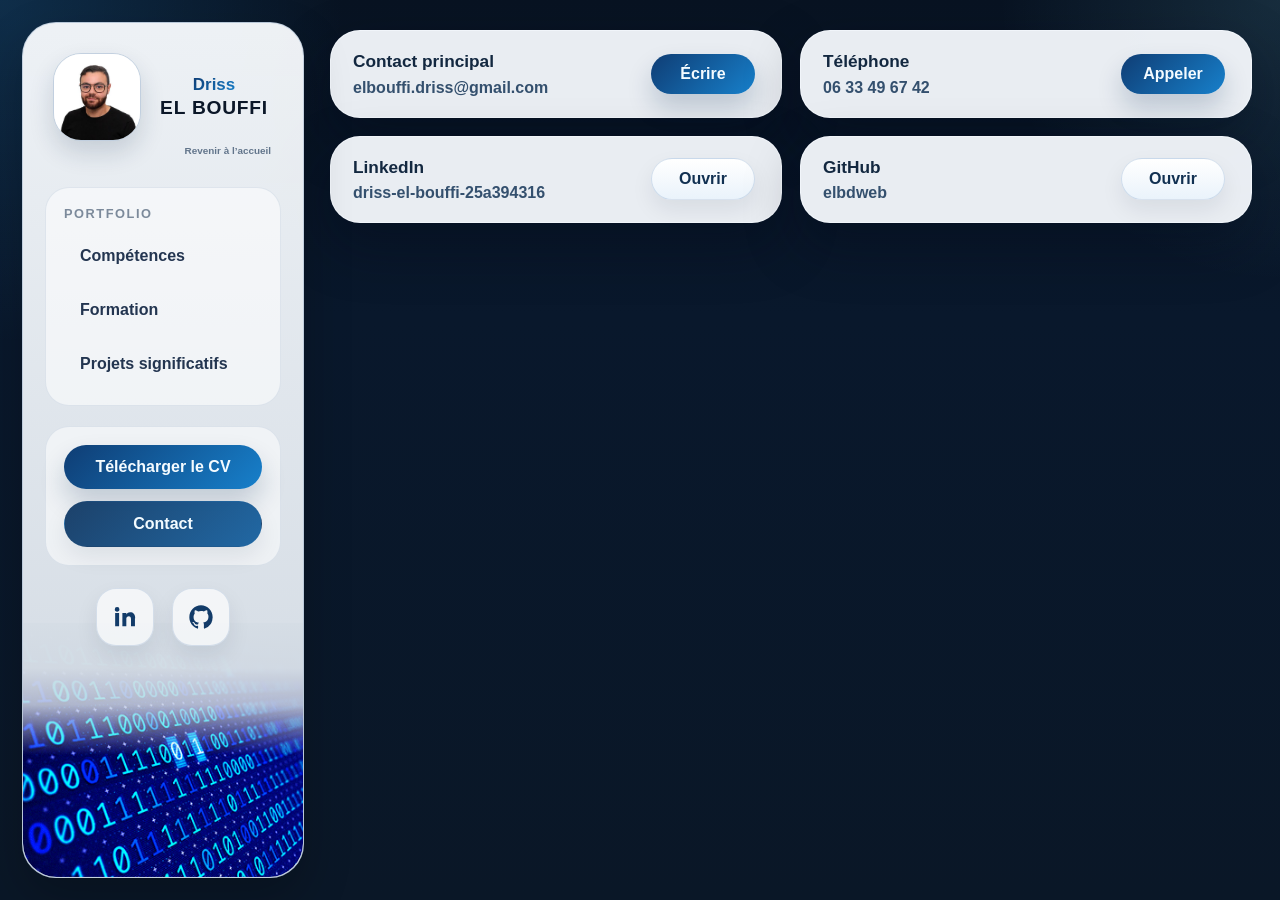
<file: contact.html>
<!DOCTYPE html>

<html lang="fr">
	<head>
		<meta charset="utf-8"/>
		<meta content="width=device-width, initial-scale=1.0" name="viewport"/><meta content="default-src 'self'; img-src 'self' data: https:; style-src 'self' 'unsafe-inline' https://fonts.googleapis.com https://cdn.jsdelivr.net; font-src 'self' https://fonts.gstatic.com data:; script-src 'self' https://cdn.jsdelivr.net; connect-src 'self'; object-src 'none'; base-uri 'self'; form-action 'self'; frame-ancestors 'none'; upgrade-insecure-requests" http-equiv="Content-Security-Policy"/><meta content="strict-origin-when-cross-origin" name="referrer"/>
		<meta content="Coordonnées de contact de Driss El Bouffi." name="description"/>
		<title>Driss El Bouffi — Contact</title>
		<link href="frontpic/favicon.svg" rel="icon" type="image/svg+xml"/>
		<link href="https://fonts.googleapis.com" rel="preconnect"/>
		<link crossorigin="" href="https://fonts.gstatic.com" rel="preconnect"/>
		<link href="https://fonts.googleapis.com/css2?family=Inter:wght@400;500;600;700;800&amp;display=swap" rel="stylesheet"/>
		<link href="assets/css/theme.css" rel="stylesheet"/>
	</head>
	<body data-page="contact">
		<div class="mise-en-page-site">
			<div class="enveloppe-barre-laterale" data-sidebar-mount=""></div>
			<main class="enveloppe-contenu">
				<div class="conteneur-page">
					<section class="grille-rapide grille-contact-compacte" data-reveal="">
						<article class="carte-rapide carte-contact-ligne" data-reveal="">
							<div class="carte-contact-principale">
								<h2>Contact principal</h2>
								<div class="valeur-rapide">elbouffi.driss@gmail.com</div>
							</div>
							<div class="actions-contact actions-contact-en-ligne">
								<a class="action-rapide primaire" href="mailto:elbouffi.driss@gmail.com">Écrire</a>
							</div>
						</article>
						<article class="carte-rapide carte-contact-ligne" data-reveal="">
							<div class="carte-contact-principale">
								<h2>Téléphone</h2>
								<div class="valeur-rapide">06 33 49 67 42</div>
							</div>
							<div class="actions-contact actions-contact-en-ligne">
								<a class="action-rapide primaire" href="tel:+33633496742">Appeler</a>
							</div>
						</article>
						<article class="carte-rapide carte-contact-ligne" data-reveal="">
							<div class="carte-contact-principale">
								<h2>LinkedIn</h2>
								<div class="valeur-rapide">driss-el-bouffi-25a394316</div>
							</div>
							<div class="actions-contact actions-contact-en-ligne">
								<a class="action-rapide secondaire" href="https://www.linkedin.com/in/driss-el-bouffi-25a394316" referrerpolicy="strict-origin-when-cross-origin" rel="noopener noreferrer" target="_blank">Ouvrir</a>
							</div>
						</article>
						<article class="carte-rapide carte-contact-ligne" data-reveal="">
							<div class="carte-contact-principale">
								<h2>GitHub</h2>
								<div class="valeur-rapide">elbdweb</div>
							</div>
							<div class="actions-contact actions-contact-en-ligne">
								<a class="action-rapide secondaire" href="https://github.com/elbdweb" referrerpolicy="strict-origin-when-cross-origin" rel="noopener noreferrer" target="_blank">Ouvrir</a>
							</div>
						</article>
					</section>
				</div>
			</main>
		</div>
		<script src="assets/js/layout.js"></script>
	</body>
</html>
</file>
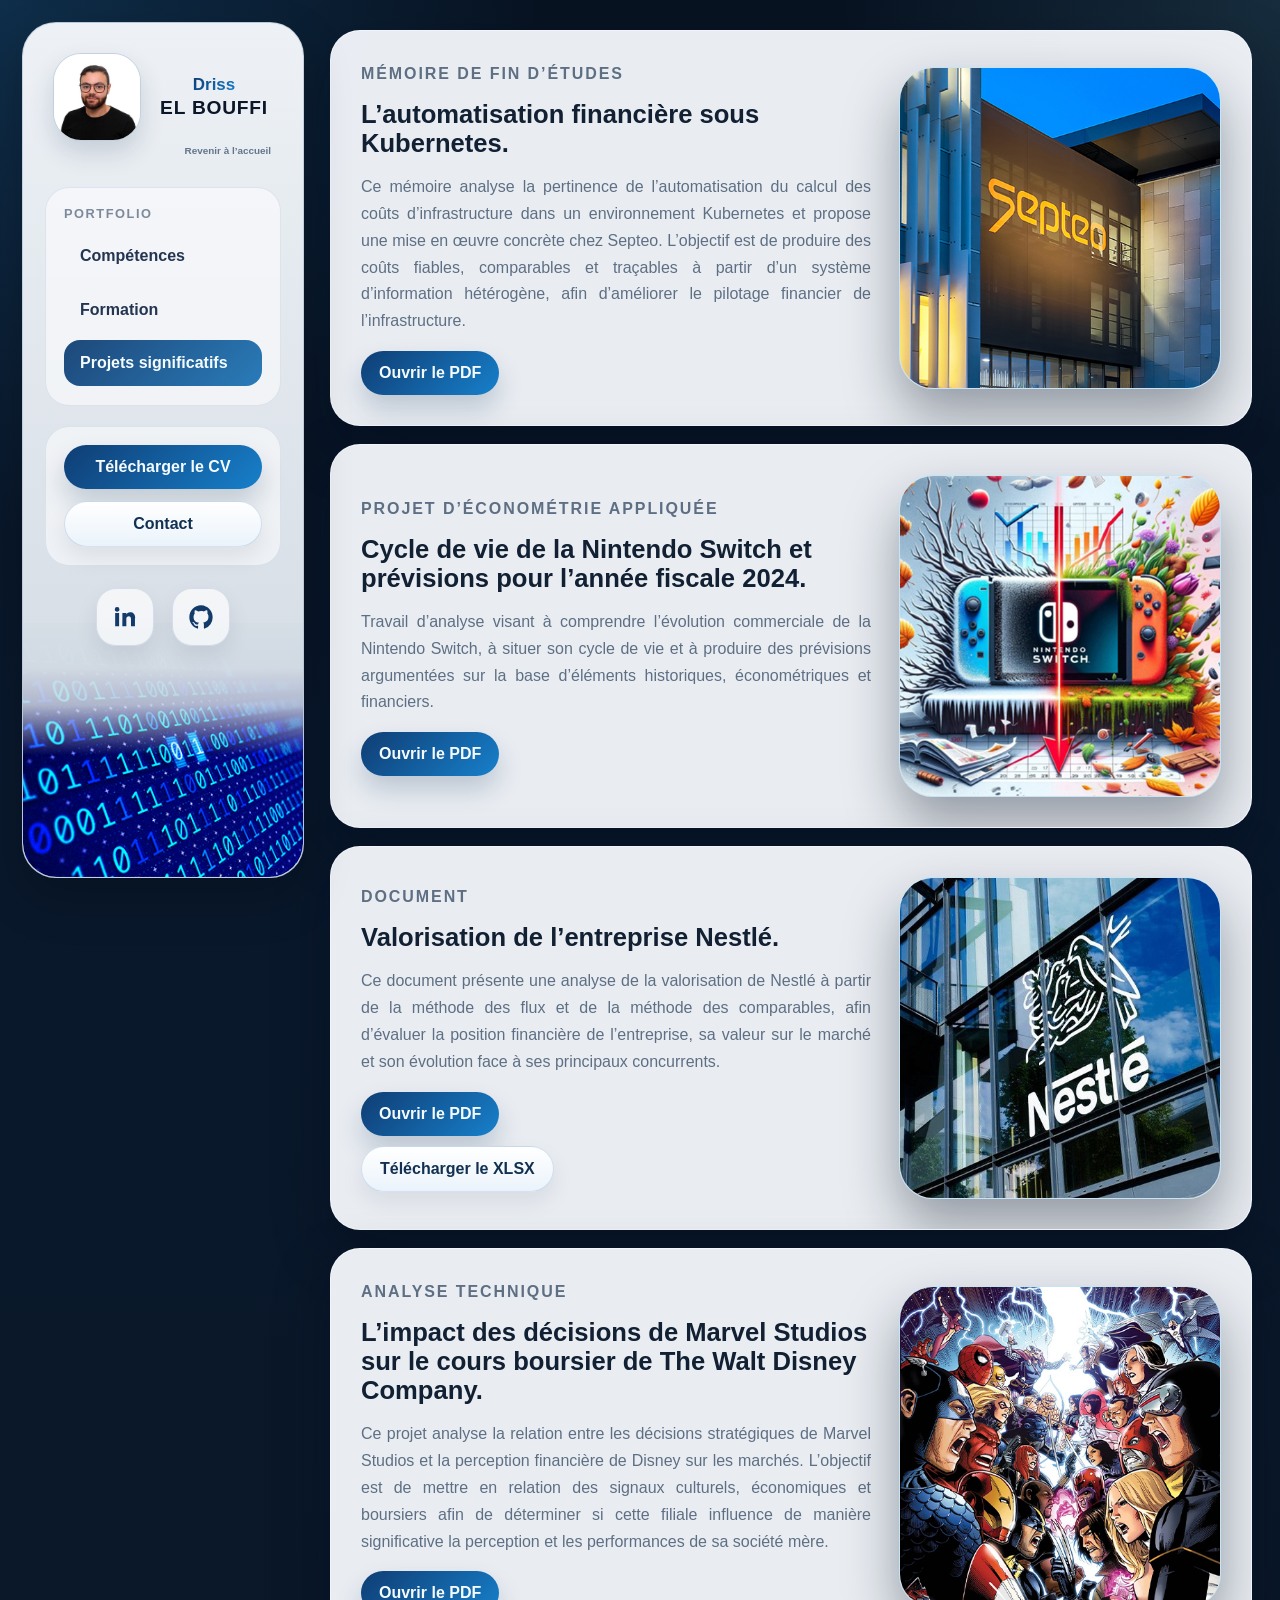
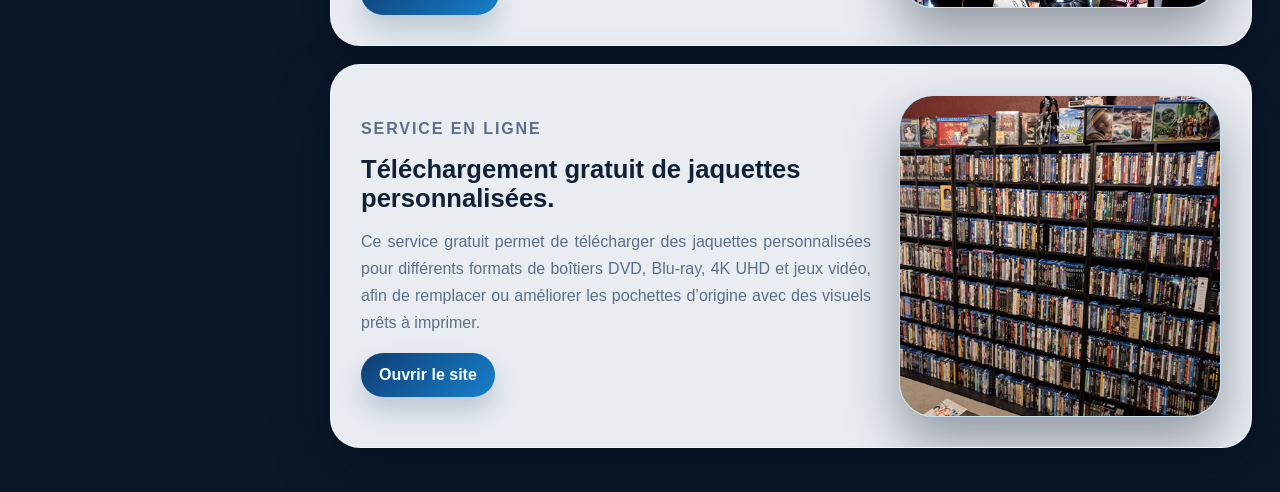
<file: projet.html>
<!DOCTYPE html>

<html lang="fr">
	<head>
		<meta charset="utf-8"/>
		<meta content="width=device-width, initial-scale=1.0" name="viewport"/><meta content="default-src 'self'; img-src 'self' data: https:; style-src 'self' 'unsafe-inline' https://fonts.googleapis.com https://cdn.jsdelivr.net; font-src 'self' https://fonts.gstatic.com data:; script-src 'self' https://cdn.jsdelivr.net; connect-src 'self'; object-src 'none'; base-uri 'self'; form-action 'self'; frame-ancestors 'none'; upgrade-insecure-requests" http-equiv="Content-Security-Policy"/><meta content="strict-origin-when-cross-origin" name="referrer"/>
		<meta content="Projets significatifs de Driss El Bouffi." name="description"/>
		<title>Driss El Bouffi — Projets significatifs</title>
		<link href="frontpic/favicon.svg" rel="icon" type="image/svg+xml"/>
		<link href="https://fonts.googleapis.com" rel="preconnect"/>
		<link crossorigin="" href="https://fonts.gstatic.com" rel="preconnect"/>
		<link href="https://fonts.googleapis.com/css2?family=Inter:wght@400;500;600;700;800&amp;display=swap" rel="stylesheet"/>
		<link href="assets/css/theme.css" rel="stylesheet"/>
	</head>
	<body data-page="projet">
		<div class="mise-en-page-site">
			<div class="enveloppe-barre-laterale" data-sidebar-mount=""></div>
			<main class="enveloppe-contenu">
				<div class="conteneur-page">
					<section class="pile-bloc" data-reveal="">
						<article class="carte-bloc" data-reveal="">
							<div class="mise-page-bloc">
								<div class="contenu-bloc">
									<p class="carte-surtitre">Mémoire de fin d’études</p>
									<h2>L’automatisation financière sous Kubernetes.</h2>
									<p class="texte-bloc">
										Ce mémoire analyse la pertinence de l’automatisation du calcul des coûts d’infrastructure dans un environnement Kubernetes et propose une mise en œuvre concrète chez Septeo. L’objectif est de produire des coûts fiables, comparables et traçables à partir d’un système d’information hétérogène, afin d’améliorer le pilotage financier de l’infrastructure.
									</p>
									<div class="actions-bloc">
										<a class="action-bloc primaire" href="docs/memoire_mbfa_sief.pdf" rel="noopener noreferrer" target="_blank">Ouvrir le PDF</a>
									</div>
								</div>
								<div class="visuel-bloc">
									<img alt="Illustration du mémoire sur l’automatisation financière sous Kubernetes" decoding="async" loading="lazy" src="frontpic/project-memoire.jpg"/>
								</div>
							</div>
						</article>
						<article class="carte-bloc" data-reveal="">
							<div class="mise-page-bloc">
								<div class="contenu-bloc">
									<p class="carte-surtitre">Projet d’économétrie appliquée</p>
									<h2>Cycle de vie de la Nintendo Switch et prévisions pour l’année fiscale 2024.</h2>
									<p class="texte-bloc">
										Travail d’analyse visant à comprendre l’évolution commerciale de la Nintendo Switch, à situer son cycle de vie et à produire des prévisions argumentées sur la base d’éléments historiques, économétriques et financiers.
									</p>
									<div class="actions-bloc">
										<a class="action-bloc primaire" href="docs/prevision_nintendo_switch_2024.pdf" rel="noopener noreferrer" target="_blank">Ouvrir le PDF</a>
									</div>
								</div>
								<div class="visuel-bloc">
									<img alt="Illustration du projet d’économétrie sur la Nintendo Switch" decoding="async" loading="lazy" src="frontpic/project-nintendo.jpg"/>
								</div>
							</div>
						</article>
						<article class="carte-bloc" data-reveal="">
							<div class="mise-page-bloc">
								<div class="contenu-bloc">
									<p class="carte-surtitre">Document</p>
									<h2>Valorisation de l’entreprise Nestlé.</h2>
									<p class="texte-bloc">
										Ce document présente une analyse de la valorisation de Nestlé à partir de la méthode des flux et de la méthode des comparables, afin d’évaluer la position financière de l’entreprise, sa valeur sur le marché et son évolution face à ses principaux concurrents.
									</p>
									<div class="actions-bloc">
										<a class="action-bloc primaire" href="docs/dossier_nestle.pdf" rel="noopener noreferrer" target="_blank">Ouvrir le PDF</a>
									</div>
									<div class="actions-bloc actions-bloc-espacees">
										<a class="action-bloc secondaire" download="dossier_nestle.xlsx" href="docs/dossier_nestle.xlsx" rel="noopener noreferrer" target="_blank">Télécharger le XLSX</a>
									</div>
								</div>
								<div class="visuel-bloc">
									<img alt="Illustration du document de valorisation de Nestlé" decoding="async" loading="lazy" src="frontpic/project-nestle.jpg"/>
								</div>
							</div>
						</article>
						<article class="carte-bloc" data-reveal="">
							<div class="mise-page-bloc">
								<div class="contenu-bloc">
									<p class="carte-surtitre">Analyse technique</p>
									<h2>L’impact des décisions de Marvel Studios sur le cours boursier de The Walt Disney Company.</h2>
									<p class="texte-bloc">
										Ce projet analyse la relation entre les décisions stratégiques de Marvel Studios et la perception financière de Disney sur les marchés. L’objectif est de mettre en relation des signaux culturels, économiques et boursiers afin de déterminer si cette filiale influence de manière significative la perception et les performances de sa société mère.                </p>
										<div class="actions-bloc">
											<a class="action-bloc primaire" href="docs/analyse_technique_marvel_disney.pdf" rel="noopener noreferrer" target="_blank">Ouvrir le PDF</a>
										</div>
									</div>
									<div class="visuel-bloc">
										<img alt="Illustration de l’analyse technique Marvel et Disney" decoding="async" loading="lazy" src="frontpic/project-marvel.jpg"/>
									</div>
								</div>
							</article>
							<article class="carte-bloc" data-reveal="">
								<div class="mise-page-bloc">
									<div class="contenu-bloc">
										<p class="carte-surtitre">Service en ligne</p>
										<h2>Téléchargement gratuit de jaquettes personnalisées.</h2>
										<p class="texte-bloc">
											Ce service gratuit permet de télécharger des jaquettes personnalisées pour différents formats de boîtiers DVD, Blu-ray, 4K UHD et jeux vidéo, afin de remplacer ou améliorer les pochettes d’origine avec des visuels prêts à imprimer.
										</p>
										<div class="actions-bloc">
											<a class="action-bloc primaire" href="https://tsushi12.github.io/Jaquettes/" referrerpolicy="strict-origin-when-cross-origin" rel="noopener noreferrer" target="_blank">Ouvrir le site</a>
										</div>
									</div>
									<div class="visuel-bloc">
										<img alt="Illustration du service de téléchargement de jaquettes personnalisées" decoding="async" loading="lazy" src="frontpic/project-jaquettes.jpg"/>
									</div>
								</div>
							</article>
						</section>
					</div>
				</main>
			</div>
		<script src="assets/js/layout.js"></script>
		</body>
	</html>
</file>
<file: assets/css/theme.css>
:root {
	--bg: #061120;
	--bg-2: #0b1f38;
	--panel: rgba(248, 251, 255, 0.94);
	--panel-2: rgba(236, 242, 248, 0.9);
	--text: #122033;
	--muted: #5e6f84;
	--line: rgba(103, 146, 189, 0.22);
	--accent: #2ea8ff;
	--accent-2: #82e4ff;
	--accent-dark: #123f73;
	--shadow: 0 22px 54px rgba(2, 10, 24, 0.34);
	--radius-xl: 30px;
	--radius-lg: 24px;
	--radius-md: 18px;
	--radius-sm: 14px;
	--sidebar-width: 320px;
	--container-width: 1180px;
}

* {
	box-sizing: border-box;
}

html {
	scroll-behavior: smooth;
}

body {
	margin: 0;
	font-family: Inter, "Segoe UI", Roboto, Helvetica, Arial, sans-serif;
	color: var(--text);
	background:
		radial-gradient(circle at top left, rgba(46, 168, 255, 0.18), transparent 22%),
		radial-gradient(circle at top right, rgba(130, 228, 255, 0.12), transparent 18%),
		linear-gradient(180deg, #081322 0%, #09182c 35%, #0a1727 100%);
}

img {
	display: block;
	max-width: 100%;
}

a {
	color: inherit;
	text-decoration: none;
}

button {
	font: inherit;
}

.mise-en-page-site {
	min-height: 100vh;
	display: grid;
	grid-template-columns: var(--sidebar-width) minmax(0, 1fr);
}

.enveloppe-barre-laterale {
	position: sticky;
	top: 0;
	height: 100vh;
	padding: 22px 16px 22px 22px;
}

.barre-laterale-site {
	position: relative;
	isolation: isolate;
	height: 100%;
	display: flex;
	flex-direction: column;
	gap: 22px;
	padding: 22px;
	border-radius: 34px;
	overflow: hidden;
	background:
		linear-gradient(180deg, rgba(247, 250, 253, 0.96), rgba(223, 231, 240, 0.93));
	border: 1px solid rgba(167, 186, 207, 0.55);
	box-shadow: 0 20px 48px rgba(0, 0, 0, 0.22);
}

.haut-barre-laterale {
	position: relative;
	z-index: 2;
	display: flex;
	align-items: flex-start;
	gap: 12px;
}

.marque {
	flex: 1;
	display: flex;
	align-items: center;
	gap: 14px;
	min-width: 0;
	padding: 8px 8px 24px;
	border-radius: 26px;
	position: relative;
	transition: background 0.22s ease, box-shadow 0.22s ease, transform 0.22s ease;
}

.marque:hover,
.marque.est-accueil {
	background: rgba(255, 255, 255, 0.66);
	box-shadow: inset 0 0 0 1px rgba(93, 130, 170, 0.18);
}

.marque:hover {
	transform: translateY(-1px);
}

.marque-photo {
	width: 88px;
	height: 88px;
	border-radius: 28px;
	object-fit: cover;
	border: 1px solid rgba(132, 161, 193, 0.4);
	box-shadow: 0 12px 24px rgba(18, 43, 76, 0.16);
	flex: 0 0 auto;
}

.marque-texte {
	display: flex;
	flex-direction: column;
	justify-content: center;
	align-items: center;
	text-align: center;
	gap: 4px;
	min-width: 0;
	width: 100%;
}

.marque-prenom {
	display: block;
	font-size: 1.06rem;
	font-weight: 600;
	line-height: 1.1;
	background: linear-gradient(135deg, #0f3d74, #1780cb);
	-webkit-background-clip: text;
	background-clip: text;
	color: transparent;
}

.marque-nom {
	display: block;
	font-size: 1.2rem;
	font-weight: 800;
	line-height: 1.05;
	color: #0b1728;
	letter-spacing: 0.04em;
}

.marque-indication {
	display: block;
	position: absolute;
	right: 10px;
	bottom: 8px;
	margin-top: 0;
	font-size: 0.62rem;
	font-weight: 600;
	line-height: 1.1;
	white-space: nowrap;
	text-align: right;
	color: #62758b;
}


.bascule-navigation {
	display: none;
	width: 46px;
	height: 46px;
	border: 0;
	border-radius: 16px;
	background: rgba(17, 35, 58, 0.92);
	color: #fff;
	align-items: center;
	justify-content: center;
	padding: 0;
	box-shadow: 0 10px 22px rgba(9, 20, 38, 0.22);
}

.icone-bascule-navigation {
	display: inline-flex;
	align-items: center;
	justify-content: center;
	color: #fff;
	font-size: 1.2rem;
	line-height: 1;
}

.panneau-barre-laterale {
	position: relative;
	z-index: 2;
	display: flex;
	flex-direction: column;
	gap: 20px;
	min-height: 0;
}

.etiquette-barre-laterale {
	margin: 0 0 12px;
	font-size: 0.8rem;
	font-weight: 700;
	letter-spacing: 0.12em;
	text-transform: uppercase;
	color: #7c8a9b;
}

.navigation-barre-laterale,
.actions-barre-laterale {
	padding: 18px;
	border-radius: 24px;
	background: rgba(255, 255, 255, 0.54);
	border: 1px solid rgba(149, 173, 198, 0.24);
}

.navigation-barre-laterale a {
	display: block;
	padding: 14px 16px;
	border-radius: 16px;
	font-weight: 600;
	color: #233550;
	transition: background 0.22s ease, color 0.22s ease, transform 0.22s ease;
}

.navigation-barre-laterale a + a {
	margin-top: 8px;
}

.navigation-barre-laterale a:hover,
.navigation-barre-laterale a.actif {
	background: linear-gradient(135deg, rgba(18, 63, 115, 0.95), rgba(20, 110, 178, 0.9));
	color: #f4fbff;
	transform: translateY(-1px);
}

.actions-barre-laterale {
	display: grid;
	gap: 12px;
}

.bouton-barre-laterale,
.contact-barre-laterale,
.bouton,
.bouton-secondaire,
.action-bloc,
.action-rapide,
.lien-pastille {
	display: inline-flex;
	align-items: center;
	justify-content: center;
	gap: 8px;
	padding: 13px 18px;
	border-radius: 999px;
	font-weight: 700;
	transition: transform 0.22s ease, box-shadow 0.22s ease, background 0.22s ease, color 0.22s ease;
}

.bouton-barre-laterale,
.bouton,
.action-bloc.primaire,
.action-rapide.primaire {
	color: #f4fbff;
	background: linear-gradient(135deg, #0f3d74, #1780cb);
	box-shadow: 0 14px 26px rgba(11, 44, 84, 0.2);
}

.contact-barre-laterale,
.bouton-secondaire,
.action-bloc.secondaire,
.action-rapide.secondaire,
.lien-pastille {
	color: #123152;
	background: linear-gradient(180deg, #ffffff, #eaf3fb);
	border: 1px solid rgba(104, 145, 188, 0.26);
	box-shadow: 0 10px 22px rgba(14, 30, 55, 0.08);
}

.contact-barre-laterale.actif {
	background: linear-gradient(135deg, rgba(17, 56, 99, 0.95), rgba(22, 97, 160, 0.95));
	color: #f3fbff;
	border-color: transparent;
}

.bouton-barre-laterale:hover,
.contact-barre-laterale:hover,
.bouton:hover,
.bouton-secondaire:hover,
.action-bloc:hover,
.action-rapide:hover,
.lien-pastille:hover,
.liens-pied-page a:hover {
	transform: translateY(-1px);
}

.reseaux-barre-laterale {
	display: flex;
	justify-content: center;
	gap: 18px;
	padding-top: 2px;
}

.media-bas-barre-laterale {
	position: relative;
	z-index: 0;
	margin-top: auto;
	margin-right: -22px;
	margin-bottom: -22px;
	margin-left: -22px;
	height: 281px;
	overflow: hidden;
	border-radius: 0 0 34px 34px;
	background: #d5dde5;
}

.media-bas-barre-laterale::before {
	content: "";
	position: absolute;
	top: 0;
	right: 0;
	left: 0;
	height: 132px;
	z-index: 1;
	pointer-events: none;
	background: linear-gradient(180deg, #d5dde5 0%, rgba(213, 221, 229, 0.98) 34%, rgba(213, 221, 229, 0.82) 62%, rgba(213, 221, 229, 0) 100%);
}

.gif-barre-laterale {
	width: 100%;
	height: 100%;
	object-fit: cover;
	object-position: center bottom;
}

.icone-reseau {
	width: 58px;
	height: 58px;
	display: inline-flex;
	align-items: center;
	justify-content: center;
	border-radius: 20px;
	background: rgba(255, 255, 255, 0.68);
	border: 1px solid rgba(112, 148, 186, 0.24);
	box-shadow: 0 10px 22px rgba(14, 30, 55, 0.08);
	transition: transform 0.22s ease, background 0.22s ease, box-shadow 0.22s ease;
}

.icone-reseau svg {
	width: 28px;
	height: 28px;
	fill: #123b69;
}

.icone-reseau:hover {
	background: linear-gradient(135deg, #123f73, #1a8ad8);
	box-shadow: 0 14px 28px rgba(7, 24, 47, 0.18);
}

.icone-reseau:hover svg {
	fill: #f2fbff;
}

.enveloppe-contenu {
	padding: 30px 28px 44px 10px;
}

.conteneur-page {
	width: min(100%, var(--container-width));
	margin: 0 auto;
	display: grid;
	gap: 22px;
}

.panneau,
.intro-vitrine,
.carte-simple,
.carte-chronologie,
.carte-bloc,
.carte-rapide,
.carte-info {
	background: var(--panel);
	border: 1px solid rgba(246, 250, 255, 0.66);
	box-shadow: var(--shadow);
	border-radius: var(--radius-xl);
}

.intro-vitrine {
	padding: 34px;
	display: grid;
	grid-template-columns: minmax(0, 1.15fr) 480px;
	gap: 28px;
	align-items: center;
	overflow: hidden;
	position: relative;
}

.intro-vitrine::before {
	content: "";
	position: absolute;
	inset: 0;
	background:
		linear-gradient(135deg, rgba(46, 168, 255, 0.07), transparent 36%),
		radial-gradient(circle at top right, rgba(130, 228, 255, 0.11), transparent 30%);
	pointer-events: none;
}

.texte-page {
	position: relative;
	z-index: 1;
}

.accroche {
	display: inline-block;
	margin-bottom: 14px;
	padding: 7px 12px;
	border-radius: 999px;
	font-size: 0.78rem;
	font-weight: 800;
	letter-spacing: 0.12em;
	text-transform: uppercase;
	color: #e9f7ff;
	background: linear-gradient(135deg, #103e73, #1681cd);
}

h1,
.titre-section,
.carte-titre {
	margin: 0;
	line-height: 1.08;
}

h1 {
	font-size: clamp(2.1rem, 4vw, 3.3rem);
	max-width: 12ch;
}

.texte-page p,
.carte-chronologie p,
.texte-bloc,
.carte-rapide p,
.carte-simple p,
.carte-info p,
.carte-bloc p {
	color: var(--muted);
	line-height: 1.68;
	font-size: 1rem;
	text-align: justify;
	text-align-last: left;
	hyphens: none;
	word-break: normal;
	overflow-wrap: normal;
}

.actions-vitrine,
.liens-pied-page,
.carte-actions,
.actions-bloc,
.actions-contact {
	display: flex;
	flex-wrap: wrap;
	gap: 12px;
}

.actions-vitrine {
	margin-top: 22px;
}

.visuel-vitrine {
	position: relative;
	z-index: 1;
	display: flex;
	justify-content: center;
}

.visuel-vitrine img {
	width: 100%;
	max-width: 480px;
	aspect-ratio: 2 / 3;
	object-fit: cover;
	border-radius: 34px;
	box-shadow: 0 26px 54px rgba(4, 16, 32, 0.38);
	border: 1px solid rgba(123, 211, 255, 0.32);
}

.grille-trois,
.grille-rapide,
.grille-info,
.pile-bloc,
.grille-chronologie {
	display: grid;
	gap: 18px;
}

.grille-trois {
	grid-template-columns: repeat(3, minmax(0, 1fr));
}

.grille-rapide,
.grille-info,
.grille-chronologie {
	grid-template-columns: repeat(2, minmax(0, 1fr));
}

.pile-experience {
	grid-template-columns: 1fr;
	max-width: 920px;
	margin: 0 auto;
}

.carte-simple,
.carte-chronologie,
.carte-rapide,
.carte-info {
	padding: 24px;
}

.indicateur {
	font-size: 1.65rem;
	font-weight: 800;
	color: #102844;
	margin-bottom: 10px;
}

.entete-section {
	display: flex;
	justify-content: center;
	text-align: center;
	margin-bottom: 18px;
}

.panneau {
	padding: 28px;
}

.titre-section {
	font-size: clamp(1.45rem, 3vw, 2rem);
}

.texte-section {
	margin: 10px auto 0;
	max-width: 720px;
	color: var(--muted);
	line-height: 1.65;
}

.carte-surtitre {
	margin: 0 0 12px;
	font-size: 0.78rem;
	font-weight: 800;
	letter-spacing: 0.12em;
	text-transform: uppercase;
	color: #0f629c;
}

.carte-titre {
	font-size: 1.28rem;
	margin-bottom: 10px;
}

.liste-propre {
	margin: 14px 0 0;
	padding-left: 18px;
	color: var(--muted);
	line-height: 1.68;
}

.liste-propre li + li {
	margin-top: 8px;
}

.pile-bloc {
	grid-template-columns: 1fr;
}

.carte-bloc {
	padding: 0;
	overflow: hidden;
}

.mise-page-bloc {
	display: grid;
	grid-template-columns: minmax(0, 1fr) 460px;
	gap: 28px;
	align-items: center;
	padding: 30px;
}

.intro-vitrine > *,
.competences-vitrine > *,
.mise-page-bloc > *,
.carte-contact-ligne > *,
.formation-haut-carte > *,
.formation-conteneur-detail > * {
	min-width: 0;
}

.contenu-bloc {
	padding: 0;
}

.contenu-bloc h2 {
	font-size: clamp(1.5rem, 2vw, 2rem);
	margin: 0 0 10px;
}

.visuel-bloc {
	display: flex;
	justify-content: center;
	align-items: center;
}

.visuel-bloc img {
	width: 100%;
	max-width: 460px;
	aspect-ratio: 1 / 1;
	object-fit: cover;
	border-radius: 34px;
	box-shadow: 0 26px 54px rgba(4, 16, 32, 0.38);
	border: 1px solid rgba(123, 211, 255, 0.32);
}

.carte-rapide {
	text-align: center;
	display: grid;
	gap: 12px;
	align-content: start;
}

.carte-rapide h2 {
	margin: 0;
	font-size: 1.15rem;
}

.carte-rapide .valeur-rapide {
	font-size: 1.02rem;
	font-weight: 700;
	color: #103863;
	word-break: break-word;
}

.liens-pied-page {
	justify-content: center;
	padding: 18px 10px 6px;
}

.liens-pied-page a {
	display: inline-flex;
	align-items: center;
	justify-content: center;
	padding: 12px 18px;
	border-radius: 999px;
	color: #e9f6ff;
	background: rgba(255, 255, 255, 0.08);
	border: 1px solid rgba(124, 187, 232, 0.16);
}

[data-reveal] {
	opacity: 0;
	transform: translateY(16px);
	transition: opacity 0.42s ease, transform 0.42s ease;
}

[data-reveal].est-visible {
	opacity: 1;
	transform: none;
}


@media (max-width: 980px) {
	body.sidebar-ouverte {
		overflow: hidden;
	}

	.panneau-barre-laterale {
		display: flex;
		max-height: 0;
		opacity: 0;
		overflow: hidden;
		pointer-events: none;
		transform: translateY(-10px);
		transition: max-height 0.32s ease, opacity 0.24s ease, transform 0.24s ease;
	}

	.panneau-barre-laterale.est-ouvert {
		max-height: 78vh;
		opacity: 1;
		pointer-events: auto;
		transform: none;
	}
}

.masque-visuel {
	position: absolute;
	width: 1px;
	height: 1px;
	padding: 0;
	margin: -1px;
	overflow: hidden;
	clip: rect(0, 0, 0, 0);
	white-space: nowrap;
	border: 0;
}


[data-page="projet"] .mise-page-bloc {
	grid-template-columns: minmax(0, 1fr) 322px;
}

[data-page="projet"] .visuel-bloc img {
	max-width: 322px;
}

@media (max-width: 1180px) {
	.intro-vitrine,
	.mise-page-bloc {
		grid-template-columns: 1fr;
	}

	.visuel-vitrine {
		max-width: 480px;
		margin: 0 auto;
	}

	.visuel-bloc {
		width: 100%;
		max-width: 460px;
		margin: 0 auto;
	}
}

@media (max-width: 980px) {
	.media-bas-barre-laterale {
		display: none;
	}

	:root {
		--sidebar-width: 100%;
	}

	.mise-en-page-site {
		grid-template-columns: 1fr;
	}

	.enveloppe-barre-laterale {
		position: static;
		height: auto;
		padding: 18px 18px 0;
	}

	.enveloppe-contenu {
		padding: 18px 18px 36px;
	}

	.bascule-navigation {
		display: inline-flex;
	}

	.panneau-barre-laterale {
		display: none;
	}

	.panneau-barre-laterale.est-ouvert {
		display: flex;
	}

	.grille-trois,
	.grille-rapide,
	.grille-info,
	.grille-chronologie {
		grid-template-columns: 1fr;
	}
}

@media (max-width: 640px) {
	.barre-laterale-site,
	.intro-vitrine,
	.panneau,
	.carte-simple,
	.carte-chronologie,
	.carte-rapide,
	.carte-info,
	.contenu-bloc {
		padding-left: 20px;
		padding-right: 20px;
	}

	.barre-laterale-site {
		padding-top: 18px;
		padding-bottom: 18px;
	}

	.marque {
		gap: 12px;
	}

	.marque-photo {
		width: 74px;
		height: 74px;
		border-radius: 24px;
	}

	.marque-prenom {
		font-size: 0.98rem;
	}

	.marque-nom {
		font-size: 1.04rem;
	}

	.marque-indication {
		font-size: 0.58rem;
	}

	h1 {
		max-width: none;
	}

	.visuel-vitrine img {
		border-radius: 28px;
	}
}


[data-page="index"] .intro-vitrine {
	grid-template-columns: minmax(0, 1.2fr) 360px;
}

[data-page="index"] h1 {
	font-size: clamp(1.8rem, 3vw, 2.45rem);
	max-width: 18ch;
}

[data-page="index"] .visuel-vitrine img {
	max-width: 360px;
	aspect-ratio: 1 / 1;
	object-position: center;
}

@media (max-width: 1040px) {
	[data-page="index"] .intro-vitrine {
		grid-template-columns: 1fr;
		align-items: start;
	}

	[data-page="index"] .visuel-vitrine {
		width: 100%;
		margin: 0 auto;
	}
}

@media (max-width: 1180px) {
	[data-page="index"] .grille-trois {
		grid-template-columns: 1fr;
	}
}


body[data-page="formation"] .conteneur-page {
	max-width: 1240px;
}

.formation-grille {
	display: grid;
	grid-template-columns: repeat(2, minmax(0, 1fr));
	gap: 22px;
}

.formation-pile {
	grid-template-columns: 1fr;
	max-width: 980px;
	margin: 0 auto;
}

.formation-carte {
	position: relative;
	overflow: hidden;
	padding: 0;
	background:
		linear-gradient(180deg, rgba(249, 252, 255, 0.98), rgba(236, 243, 250, 0.95));
	border: 1px solid rgba(176, 201, 226, 0.34);
}

.formation-carte::before {
	content: "";
	position: absolute;
	inset: 0 0 auto 0;
	height: 6px;
	background: linear-gradient(90deg, rgba(17, 72, 128, 0.96), rgba(47, 175, 255, 0.92), rgba(130, 228, 255, 0.9));
}


.formation-parcours-stage::before {
	background: linear-gradient(90deg, rgba(135, 24, 58, 0.96), rgba(220, 116, 40, 0.92), rgba(255, 204, 76, 0.9));
}

.formation-parcours-stage .formation-surtitre {
	background: linear-gradient(135deg, #7b1838, #d97128);
}

.formation-parcours-master::before {
	background: linear-gradient(90deg, rgba(17, 72, 128, 0.96), rgba(47, 175, 255, 0.92), rgba(130, 228, 255, 0.9));
}

.formation-parcours-licence::before {
	background: linear-gradient(90deg, rgba(22, 83, 64, 0.96), rgba(52, 164, 108, 0.92), rgba(150, 224, 168, 0.9));
}

.formation-haut-carte {
	padding: 34px 32px 22px;
	border-bottom: 1px solid rgba(151, 183, 214, 0.2);
	background:
		radial-gradient(circle at top right, rgba(102, 212, 255, 0.16), transparent 34%),
		linear-gradient(180deg, rgba(255, 255, 255, 0.88), rgba(240, 246, 252, 0.8));
}

.formation-surtitre {
	display: inline-flex;
	align-items: center;
	min-height: 32px;
	padding: 7px 12px;
	border-radius: 999px;
	font-size: 0.78rem;
	font-weight: 800;
	letter-spacing: 0.12em;
	text-transform: uppercase;
	color: #eaf8ff;
	background: linear-gradient(135deg, #0f3d74, #1780cb);
	box-shadow: 0 10px 22px rgba(11, 44, 84, 0.15);
}

.formation-titre {
	margin: 18px 0 0;
	max-width: none;
	font-size: clamp(1.75rem, 2.4vw, 2.4rem);
	line-height: 1.12;
	color: #0e223a;
}

.formation-intro {
	margin: 16px 0 0;
	color: #57687d;
	font-size: 1.02rem;
	line-height: 1.72;
	text-align: justify;
	text-align-last: left;
	hyphens: none;
}

.formation-conteneur-detail {
	display: grid;
	gap: 18px;
	padding: 24px 32px 18px;
}

.formation-pile .formation-carte {
	box-shadow: 0 24px 56px rgba(4, 16, 32, 0.26);
}

.formation-bloc {
	padding: 22px 22px 20px;
	border-radius: 22px;
	background: rgba(255, 255, 255, 0.72);
	border: 1px solid rgba(156, 186, 215, 0.2);
	box-shadow: inset 0 1px 0 rgba(255, 255, 255, 0.72);
}

.formation-bloc h2 {
	margin: 0 0 12px;
	font-size: 1rem;
	font-weight: 800;
	color: #123456;
	letter-spacing: 0.01em;
}

.formation-etiquettes-compactes {
	display: flex;
	flex-wrap: wrap;
	gap: 10px;
}

.formation-competences .formation-etiquettes-compactes span {
	border-radius: 8px;
}

.formation-etiquettes-compactes span {
	display: inline-flex;
	align-items: center;
	min-height: 38px;
	padding: 9px 14px;
	border-radius: 999px;
	color: #123152;
	background: linear-gradient(180deg, #ffffff, #e9f4fd);
	border: 1px solid rgba(113, 155, 198, 0.22);
	box-shadow: 0 8px 18px rgba(14, 30, 55, 0.06);
	font-size: 0.94rem;
	font-weight: 600;
	line-height: 1.2;
}

.actions-formation {
	padding: 0 32px 32px;
}

@media (max-width: 980px) {
	.formation-grille {
		grid-template-columns: 1fr;
	}
}

@media (max-width: 720px) {
	.formation-haut-carte,
	.formation-conteneur-detail,
	.actions-formation {
		padding-left: 22px;
		padding-right: 22px;
	}

	.formation-bloc {
		padding: 18px;
	}

	.formation-titre {
		font-size: 2rem;
		font-weight: 800;
	}

	.formation-sous-titre {
		font-size: 1.2rem;
		font-weight: 600;
	}
}


body[data-page="contact"] .conteneur-page {
	max-width: 1080px;
}

.grille-contact-compacte {
	align-items: stretch;
}

.carte-contact-ligne {
	display: flex;
	align-items: center;
	justify-content: space-between;
	gap: 16px;
	padding: 20px 22px;
	text-align: left;
	min-height: 0;
}

.carte-contact-principale {
	display: grid;
	gap: 6px;
	min-width: 0;
}

.carte-contact-ligne h2 {
	margin: 0;
	font-size: 1.08rem;
	line-height: 1.25;
	color: #132840;
}

body[data-page="contact"] .carte-contact-ligne .valeur-rapide {
	font-size: 1rem;
	font-weight: 600;
	color: #34506e;
}

.actions-contact-en-ligne {
	flex: 0 0 auto;
	min-width: 112px;
	justify-content: center;
	margin-left: auto;
}

.actions-contact-en-ligne .action-rapide {
	min-width: 104px;
	padding: 11px 16px;
}

@media (max-width: 720px) {
	.carte-contact-ligne {
		flex-direction: column;
		align-items: stretch;
	}

	.actions-contact-en-ligne {
		width: 100%;
		margin-left: 0;
	}

	.actions-contact-en-ligne .action-rapide {
		width: 100%;
	}
}


@media (max-width: 640px) {
	[data-page="index"] .intro-vitrine {
		gap: 18px;
		align-items: start;
	}

	[data-page="index"] .texte-page {
		min-width: 0;
	}

	[data-page="index"] h1 {
		font-size: clamp(1.5rem, 7vw, 1.95rem);
		max-width: none;
	}

	[data-page="index"] .actions-vitrine {
		flex-direction: column;
		align-items: stretch;
	}

	[data-page="index"] .actions-vitrine .bouton,
	[data-page="index"] .actions-vitrine .bouton-secondaire {
		width: 100%;
		justify-content: center;
	}

	[data-page="index"] .visuel-vitrine {
		width: 100%;
		margin: 0;
	}

	[data-page="index"] .visuel-vitrine img {
		width: min(100%, 320px);
		max-width: 100%;
		margin: 0 auto;
		display: block;
	}
}

@media (max-width: 980px) {
	[data-page="projet"] .mise-page-bloc {
		grid-template-columns: 1fr;
		gap: 18px;
		align-items: start;
	}

	[data-page="projet"] .contenu-bloc {
		min-width: 0;
	}

	[data-page="projet"] .actions-bloc {
		flex-direction: column;
		align-items: stretch;
	}

	[data-page="projet"] .actions-bloc .action-bloc {
		width: 100%;
		justify-content: center;
	}

	[data-page="projet"] .visuel-bloc {
		width: 100%;
		max-width: none;
		margin: 0;
		justify-content: center;
	}

	[data-page="projet"] .visuel-bloc img {
		width: min(100%, 322px);
		max-width: 100%;
		margin: 0 auto;
		display: block;
	}
}

.version-accueil {
	position: fixed;
	right: 18px;
	bottom: 14px;
	font-size: 0.64rem;
	font-weight: 600;
	letter-spacing: 0.08em;
	color: rgba(142, 201, 255, 0.55);
	z-index: 5;
	pointer-events: none;
	user-select: none;
}

@media (max-width: 860px) {
	.version-accueil {
		right: 12px;
		bottom: 10px;
		font-size: 0.58rem;
	}
}







body[data-page="competences"] .conteneur-page {
	max-width: 1240px;
}

.competences-vitrine {
	display: grid;
	grid-template-columns: minmax(0, 1.2fr) 340px;
	gap: 22px;
	align-items: stretch;
}

.competences-texte-vitrine {
	min-width: 0;
}

.competences-vitrine h1 {
	max-width: 14ch;
}

.competences-texte-intro {
	margin: 16px 0 0;
	color: var(--muted);
	line-height: 1.72;
	font-size: 1rem;
	text-align: justify;
	text-align-last: left;
	hyphens: none;
}

.competences-infos-vitrine {
	display: grid;
	gap: 14px;
}

.competences-mini-carte {
	padding: 18px 20px;
	border-radius: 24px;
	background: linear-gradient(180deg, rgba(255, 255, 255, 0.86), rgba(235, 242, 249, 0.92));
	border: 1px solid rgba(134, 170, 206, 0.22);
	box-shadow: inset 0 1px 0 rgba(255, 255, 255, 0.72);
}

.competences-mini-carte strong {
	display: block;
	margin-top: 8px;
	font-size: 2rem;
	line-height: 1;
	color: #0f2d4f;
}

.competences-mini-etiquette {
	display: block;
	color: #61758a;
	font-size: 0.9rem;
	font-weight: 600;
	line-height: 1.45;
}

.competences-tableau-bord {
	display: grid;
	grid-template-columns: repeat(3, minmax(0, 1fr));
	gap: 18px;
}



.tableau-charge {
	opacity: 0;
	transform: translateY(18px) scale(0.985);
	filter: blur(10px);
	transition:
		opacity 0.6s ease,
		transform 0.7s cubic-bezier(0.16, 1, 0.3, 1),
		filter 0.7s ease;
	will-change: opacity, transform, filter;
}

.tableau-charge.est-visible {
	opacity: 1;
	transform: none;
	filter: none;
}


.competences-element-legende,
.competences-etiquette-legende,
.formation-element-legende,
.formation-carte-figure {
	opacity: 0;
	transform: translateY(14px);
	transition:
		opacity 0.45s ease,
		transform 0.6s cubic-bezier(0.16, 1, 0.3, 1);
}

.tableau-charge.est-visible .competences-element-legende,
.tableau-charge.est-visible .competences-etiquette-legende,
.tableau-charge.est-visible .formation-element-legende,
.tableau-charge.est-visible .formation-carte-figure {
	opacity: 1;
	transform: none;
}



.tableau-charge .element-legende-anneau-domaine {
	opacity: 0;
	transform: translateY(14px);
	transition:
		opacity 0.45s ease,
		transform 0.6s cubic-bezier(0.16, 1, 0.3, 1);
}

.tableau-charge.est-visible .element-legende-anneau-domaine {
	opacity: 1;
	transform: none;
}

.competences-carte-graphe {
	display: grid;
	gap: 18px;
	min-height: 100%;
	min-width: 0;
	overflow: hidden;
}

.competences-entete-carte {
	display: flex;
	justify-content: space-between;
	gap: 12px;
}

.competences-texte-carte {
	margin: 8px 0 0;
	color: var(--muted);
	line-height: 1.6;
}


.competences-mise-page-anneau {
	display: grid;
	grid-template-columns: 1fr;
	gap: 20px;
	align-items: start;
	justify-items: center;
	min-width: 0;
}


.competences-legende {
	display: grid;
	gap: 12px;
	width: 100%;
	min-width: 0;
}

.competences-element-legende,
.competences-etiquette-legende {
	display: flex;
	align-items: center;
	gap: 10px;
	min-width: 0;
}

.competences-element-legende > div,
.formation-element-legende > div {
	min-width: 0;
}

.competences-element-legende strong {
	display: block;
	color: #183453;
	font-size: 0.96rem;
	line-height: 1.2;
}

.competences-element-legende span:last-child {
	color: #63778e;
	font-size: 0.92rem;
}

.competences-echantillon-legende {
	width: 12px;
	height: 12px;
	border-radius: 999px;
	flex: 0 0 auto;
}


.competences-legende-en-ligne {
	grid-template-columns: repeat(auto-fit, minmax(132px, 1fr));
	justify-content: stretch;
	gap: 12px 18px;
}

.competences-panneau {
	display: grid;
	gap: 20px;
}

.competences-entete-panneau {
	display: flex;
	align-items: flex-start;
	justify-content: space-between;
	gap: 14px;
}

.competences-texte-section {
	max-width: 780px;
	margin-left: 0;
	margin-right: 0;
}

.competences-conteneur-recherche {
	display: grid;
	gap: 12px;
}

.competences-boite-recherche {
	display: grid;
	grid-template-columns: 78px minmax(0, 1fr) auto;
	align-items: center;
	gap: 14px;
	padding: 16px 18px;
	border-radius: 22px;
	background: #ffffff;
	border: 1px solid rgba(128, 164, 201, 0.24);
	box-shadow: inset 0 1px 0 rgba(255, 255, 255, 0.86);
}

.competences-icone-recherche {
	width: 58px;
	height: 58px;
	display: block;
	flex: 0 0 auto;
	background-image: url("../../frontpic/srh.gif");
	background-repeat: no-repeat;
	background-position: center;
	background-size: contain;
	font-size: 0;
	line-height: 0;
	color: transparent;
}

.competences-boite-recherche input {
	width: 100%;
	border: 0;
	background: transparent;
	color: #11263f;
	font: inherit;
	outline: none;
	min-width: 0;
}

.competences-boite-recherche input::placeholder {
	color: #7b8ba0;
}

.competences-reinit {
	border: 0;
	border-radius: 999px;
	padding: 10px 14px;
	font-weight: 700;
	color: #123152;
	background: linear-gradient(180deg, #ffffff, #eaf3fb);
	border: 1px solid rgba(104, 145, 188, 0.26);
	box-shadow: 0 10px 22px rgba(14, 30, 55, 0.08);
	cursor: pointer;
}

.competences-resultats {
	margin: 0;
	color: #61758a;
	font-weight: 600;
}

.competences-conteneur-tableau {
	overflow: hidden;
	border-radius: 24px;
	border: 1px solid rgba(146, 179, 211, 0.22);
	background: rgba(255, 255, 255, 0.78);
}

.competences-tableau {
	width: 100%;
	border-collapse: collapse;
}

.competences-tableau thead th {
	text-align: left;
	padding: 16px 18px;
	color: #5f7389;
	font-size: 0.82rem;
	font-weight: 800;
	letter-spacing: 0.08em;
	text-transform: uppercase;
	border-bottom: 1px solid rgba(146, 179, 211, 0.22);
	background: rgba(238, 245, 251, 0.76);
}

.competences-tableau tbody tr + tr td {
	border-top: 1px solid rgba(146, 179, 211, 0.16);
}

.competences-tableau td {
	padding: 14px 18px;
	vertical-align: middle;
}

.competences-entete-action,
.competences-cellule-action {
	width: 90px;
	text-align: center;
}

.competences-cellule-competence {
	display: flex;
	align-items: center;
	justify-content: space-between;
	gap: 14px;
	flex-wrap: wrap;
}

.competences-nom-competence {
	font-size: 1rem;
	font-weight: 800;
	color: #102844;
	line-height: 1.35;
}

.competences-pastille-competence {
	display: inline-flex;
	align-items: center;
	min-height: 34px;
	padding: 7px 12px;
	border-radius: 8px;
	background: linear-gradient(180deg, #ffffff, #e9f4fd);
	border: 1px solid rgba(113, 155, 198, 0.22);
	color: #123152;
	font-size: 0.86rem;
	font-weight: 700;
	white-space: nowrap;
}

.competences-bouton-info {
	width: 42px;
	height: 42px;
	border: 0;
	border-radius: 14px;
	cursor: pointer;
	font-weight: 800;
	color: #f4fbff;
	background: linear-gradient(135deg, #0f3d74, #1780cb);
	box-shadow: 0 12px 24px rgba(11, 44, 84, 0.18);
}

.competences-vide {
	display: grid;
	gap: 6px;
	padding: 14px 4px;
}

.competences-vide strong {
	color: #102844;
	font-size: 1rem;
}

.competences-vide span {
	color: #61758a;
	line-height: 1.6;
}

.competences-fenetre {
	width: min(92vw, 760px);
	border: 0;
	padding: 0;
	background: transparent;
}

.competences-fenetre::backdrop {
	background: rgba(4, 16, 32, 0.56);
	backdrop-filter: blur(4px);
}

.competences-enveloppe-fenetre {
	margin: 0;
	padding: 28px;
	border-radius: 30px;
	background: linear-gradient(180deg, rgba(249, 252, 255, 0.98), rgba(236, 243, 250, 0.96));
	border: 1px solid rgba(176, 201, 226, 0.34);
	box-shadow: 0 28px 60px rgba(2, 10, 24, 0.34);
}

.competences-entete-fenetre {
	display: flex;
	align-items: flex-start;
	justify-content: space-between;
	gap: 16px;
	margin-bottom: 18px;
}

.competences-fermeture-fenetre {
	width: 42px;
	height: 42px;
	border: 0;
	border-radius: 14px;
	cursor: pointer;
	color: #123152;
	background: linear-gradient(180deg, #ffffff, #eaf3fb);
	border: 1px solid rgba(104, 145, 188, 0.26);
	box-shadow: 0 10px 22px rgba(14, 30, 55, 0.08);
}

.competences-grille-fenetre {
	display: grid;
	grid-template-columns: repeat(2, minmax(0, 1fr));
	gap: 14px;
}

.competences-element-fenetre {
	padding: 18px;
	border-radius: 20px;
	background: rgba(255, 255, 255, 0.76);
	border: 1px solid rgba(156, 186, 215, 0.2);
}

.competences-element-fenetre span {
	display: block;
	color: #62758b;
	font-size: 0.84rem;
	font-weight: 700;
	letter-spacing: 0.06em;
	text-transform: uppercase;
	margin-bottom: 8px;
}

.competences-element-fenetre strong {
	display: block;
	color: #102844;
	line-height: 1.5;
	font-size: 1rem;
}

@media (max-width: 1180px) {
	.competences-vitrine {
		grid-template-columns: 1fr;
	}

	.competences-tableau-bord {
		grid-template-columns: 1fr;
	}

	.competences-mise-page-anneau {
		grid-template-columns: 1fr;
		justify-items: center;
	}
}


@media (max-width: 720px) {
	.competences-boite-recherche {
		grid-template-columns: 78px minmax(0, 1fr);
	}

	.competences-reinit {
		grid-column: 1 / -1;
		width: 100%;
	}

	.competences-tableau thead {
		display: none;
	}

	.competences-tableau,
	.competences-tableau tbody,
	.competences-tableau tr,
	.competences-tableau td {
		display: block;
		width: 100%;
	}

	.competences-tableau tbody tr {
		padding: 16px 18px;
	}

	.competences-tableau td {
		padding: 0;
		border: 0 !important;
	}

	.competences-cellule-action {
		margin-top: 12px;
		width: 100%;
		text-align: left;
	}

	.competences-enveloppe-fenetre {
		padding: 22px;
	}

	.competences-grille-fenetre {
		grid-template-columns: 1fr;
	}
}





.carte-anneau-domaine {
	display: grid;
	grid-template-rows: auto minmax(0, 1fr) auto auto;
	gap: 16px;
	align-content: start;
	height: 100%;
	min-width: 0;
}

.texte-graphe-domaine {
	margin: 0;
	color: var(--muted);
	line-height: 1.6;
	font-size: 0.96rem;
	min-width: 0;
}


.legende-anneau-domaine {
	display: grid;
	gap: 10px;
	width: 100%;
	min-width: 0;
}

.element-legende-anneau-domaine {
	display: grid;
	grid-template-columns: auto minmax(0, 1fr);
	column-gap: 10px;
	row-gap: 2px;
	align-items: start;
	min-width: 0;
}

.element-legende-anneau-domaine .pastille-domaine {
	grid-column: 1;
	grid-row: 1 / span 2;
	margin-top: 4px;
}

.element-legende-anneau-domaine strong {
	grid-column: 2;
	color: #183453;
	font-size: 0.95rem;
	line-height: 1.2;
	min-width: 0;
}

.element-legende-anneau-domaine span:last-child {
	grid-column: 2;
	color: #63778e;
	font-size: 0.92rem;
	min-width: 0;
}

.pastille-domaine {
	width: 12px;
	height: 12px;
	border-radius: 999px;
	flex: 0 0 auto;
}

.pastille-domaine-licence {
	background: #2563eb;
}

.pastille-domaine-master {
	background: #1f6b45;
}

.pastille-domaine-stage {
	background: #f2a007;
}
.conteneur-lien-entete-section {
	position: relative;
	width: 100%;
	max-width: 980px;
	margin: 0 auto;
}

.bouton-lien-section {
	position: absolute;
	right: 0;
	top: 50%;
	transform: translateY(-50%);
	padding: 9px 14px;
	font-size: 0.88rem;
	min-height: 0;
	white-space: nowrap;
}

.lien-doc-en-ligne {
	color: blue;
	text-decoration: underline;
}

.actions-bloc-espacees {
	margin-top: 10px;
}

.entete-carte-experience {
	display: flex;
	align-items: flex-start;
	justify-content: space-between;
	gap: 18px;
}

.texte-entete-carte-experience {
	min-width: 0;
	flex: 1 1 auto;
}

.conteneur-logo-carte-experience {
	width: clamp(112px, 14vw, 148px);
	flex: 0 0 auto;
}

.logo-carte-experience {
	width: 100%;
	height: auto;
	aspect-ratio: 16 / 9;
	object-fit: contain;
}

.formation-sous-titre {
	margin: 12px 0 0;
	font-size: 1.06rem;
	font-weight: 700;
	color: #305170;
	line-height: 1.45;
}

.formation-bloc + .formation-bloc {
	margin-top: 0;
}

.formation-grille-tableau-bord {
	display: grid;
	grid-template-columns: repeat(2, minmax(0, 1fr));
	gap: 16px;
	margin-top: 18px;
}

.formation-carte-figure {
	padding: 18px;
	border-radius: 20px;
	background: rgba(255, 255, 255, 0.82);
	border: 1px solid rgba(153, 184, 214, 0.2);
	box-shadow: inset 0 1px 0 rgba(255, 255, 255, 0.82);
	min-width: 0;
}

.formation-carte-figure h3 {
	margin: 0 0 14px;
	font-size: 0.96rem;
	font-weight: 800;
	color: #143455;
	letter-spacing: 0.01em;
}

.formation-panneau-anneau {
	display: grid;
	grid-template-columns: 1fr;
	gap: 14px;
	align-items: center;
	justify-items: center;
	min-width: 0;
}


.formation-liste-legende {
	display: grid;
	gap: 10px;
	width: 100%;
	min-width: 0;
}

.formation-element-legende {
	display: flex;
	align-items: flex-start;
	gap: 10px;
	min-width: 0;
}

.formation-element-legende strong {
	display: block;
	color: #173555;
	font-size: 0.93rem;
	line-height: 1.22;
}

.formation-element-legende span:last-child {
	display: block;
	color: #61758a;
	font-size: 0.88rem;
	line-height: 1.35;
	margin-top: 2px;
}

.formation-pastille-legende {
	width: 12px;
	height: 12px;
	border-radius: 999px;
	margin-top: 4px;
	flex: 0 0 auto;
}


@media (max-width: 720px) {
	.conteneur-lien-entete-section {
		padding-bottom: 54px;
	}

	.bouton-lien-section {
		top: auto;
		bottom: 0;
		transform: none;
	}

	.formation-grille-tableau-bord {
		grid-template-columns: 1fr;
	}

}

@media (max-width: 720px) {
	.formation-sous-titre {
		font-size: 1rem;
	}

	.formation-carte-figure {
		padding: 16px;
	}
}

@media (max-width: 640px) {
	.entete-carte-experience {
		flex-direction: column;
	}

	.conteneur-logo-carte-experience {
		width: min(140px, 100%);
		margin-left: auto;
	}
}

@media (max-width: 560px) {
	.bouton-lien-section {
		position: static;
		transform: none;
		margin-top: 14px;
	}

	.conteneur-lien-entete-section {
		padding-bottom: 0;
	}
}


.conteneur-graphe,
.conteneur-graphe-haut,
.conteneur-graphe-anneau,
.conteneur-graphe-formation-anneau,
.conteneur-graphe-formation-barres,
.conteneur-graphe-anneau-domaine {
	position: relative;
	overflow: hidden;
}

.conteneur-graphe {
	width: 100%;
	height: 300px;
}

.conteneur-graphe-haut {
	height: 320px;
}

.conteneur-graphe canvas,
.conteneur-graphe-anneau canvas,
.conteneur-graphe-formation-anneau canvas,
.conteneur-graphe-formation-barres canvas,
.conteneur-graphe-anneau-domaine canvas {
	position: absolute;
	inset: 0;
	display: block;
	width: 100% !important;
	height: 100% !important;
}

.conteneur-graphe-anneau {
	width: 200px;
	height: 200px;
	margin: 0 auto;
}

.conteneur-graphe-anneau-domaine {
	width: 172px;
	height: 172px;
	margin: 2px auto 0;
}

.graphe-anneau-domaine {
	filter: drop-shadow(0 10px 22px rgba(12, 28, 52, 0.08));
}

.conteneur-graphe-formation-anneau {
	width: 142px;
	height: 142px;
	margin: 0 auto;
}

.conteneur-graphe-formation-barres {
	width: 100%;
	height: 230px;
}

@media (max-width: 1180px) {
	.conteneur-graphe-anneau {
		width: 190px;
		height: 190px;
	}
}

@media (max-width: 860px) {
	.conteneur-graphe,
	.conteneur-graphe-haut {
		height: 280px;
	}

	.conteneur-graphe-formation-barres {
		height: 280px;
	}
}
</file>
